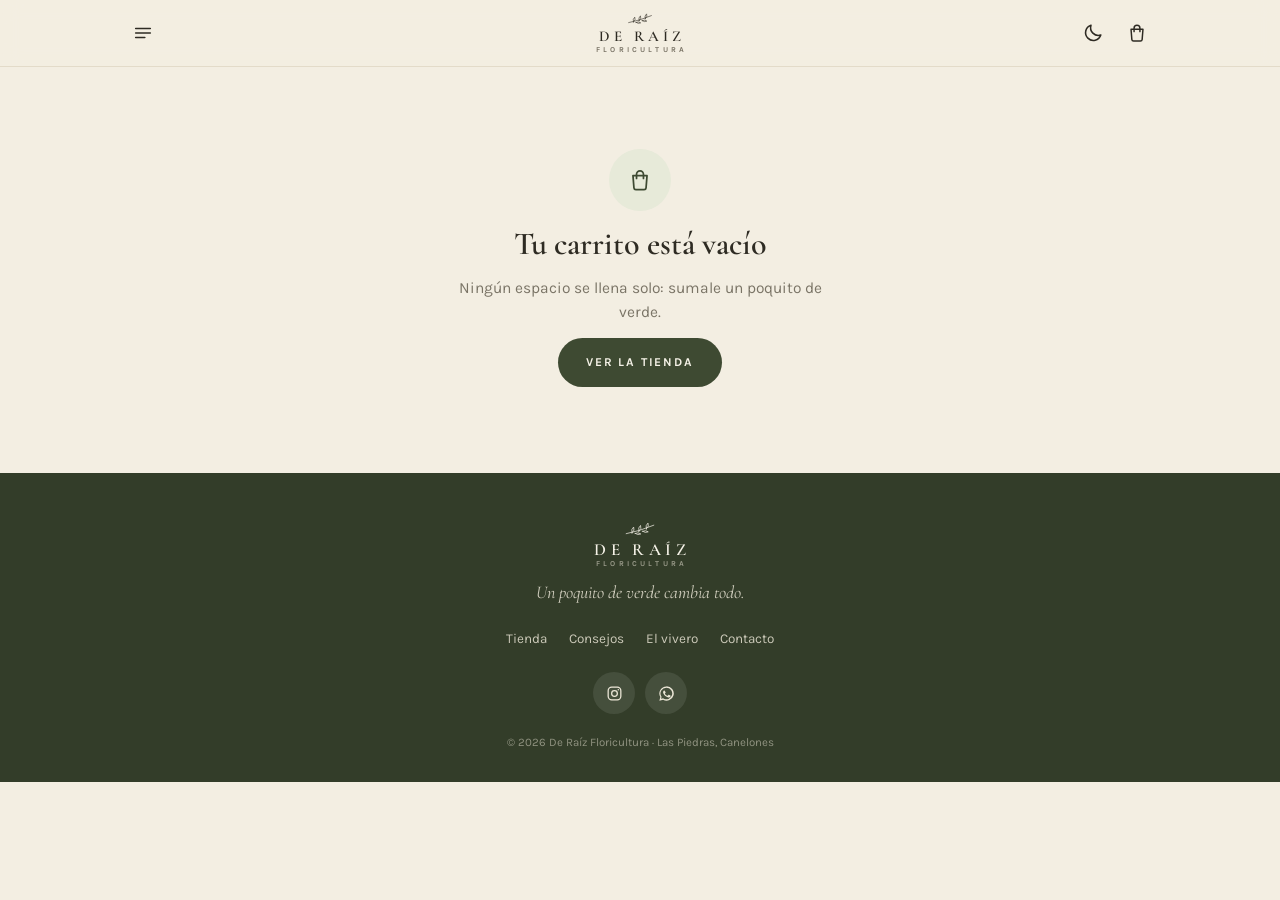
<file: carrito.html>
<!DOCTYPE html>
<html lang="es">
<head>
  <meta charset="UTF-8">
  <meta name="viewport" content="width=device-width, initial-scale=1">
  <title>Mi carrito — De Raíz Floricultura</title>
  <meta name="description" content="Revisá tu pedido y finalizá tu compra: retiro en el vivero o envío a domicilio.">
  <meta name="theme-color" content="#333D29">
  <link rel="icon" href="data:image/svg+xml,<svg xmlns=%22http://www.w3.org/2000/svg%22 viewBox=%220 0 100 100%22><text y=%22.9em%22 font-size=%2290%22>🌿</text></svg>">
  <link rel="preconnect" href="https://fonts.googleapis.com">
  <link rel="preconnect" href="https://fonts.gstatic.com" crossorigin>
  <link href="https://fonts.googleapis.com/css2?family=Cormorant+Garamond:ital,wght@0,500;0,600;1,500&family=Karla:wght@400;500;700&display=swap" rel="stylesheet">
  <link rel="stylesheet" href="assets/css/styles.css?v=3">
  <script>
    /* Aplica el tema guardado antes de dibujar, para que no parpadee */
    (function () {
      try {
        var t = localStorage.getItem('dr_tema');
        if (t !== 'claro' && t !== 'oscuro') {
          t = window.matchMedia && window.matchMedia('(prefers-color-scheme: dark)').matches ? 'oscuro' : 'claro';
        }
        document.documentElement.setAttribute('data-tema', t);
      } catch (e) {}
    })();
  </script>
</head>
<body data-page="carrito">

<main class="contenedor" id="carrito-cont" style="padding-top:26px; max-width:640px;"></main>

<script src="assets/js/config.js?v=3"></script>
<script src="assets/js/products.js?v=3"></script>
<script src="assets/js/store.js?v=3"></script>
<script src="assets/js/ui.js?v=3"></script>
<script src="assets/js/main.js?v=3"></script>
</body>
</html>
</file>
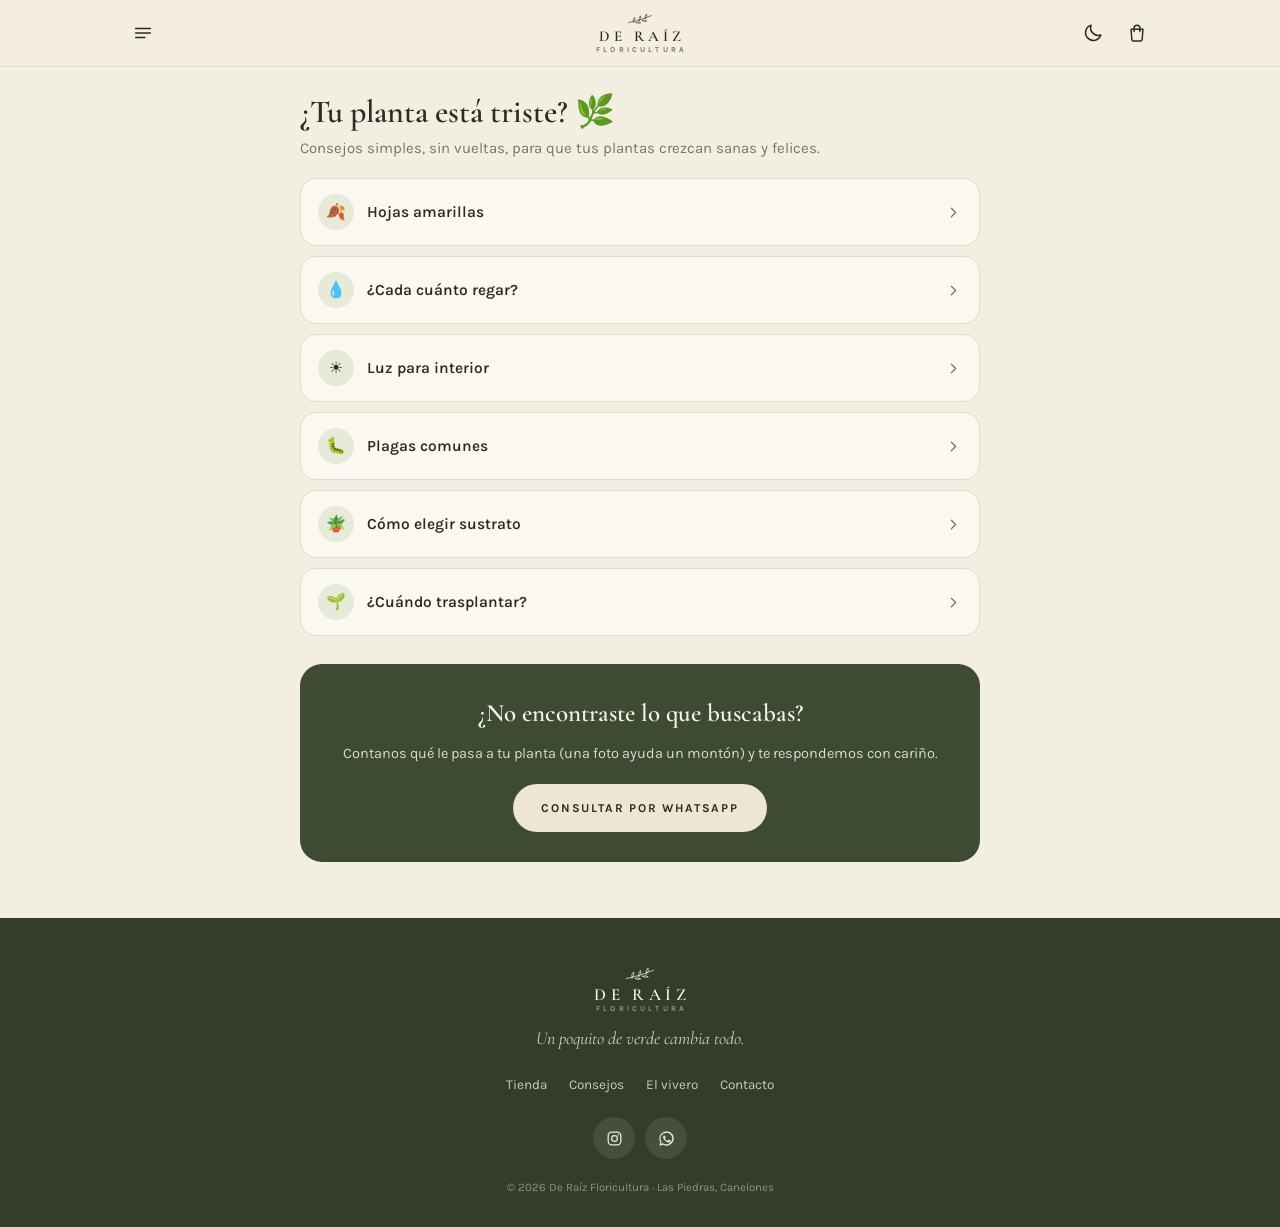
<file: consejos.html>
<!DOCTYPE html>
<html lang="es">
<head>
  <meta charset="UTF-8">
  <meta name="viewport" content="width=device-width, initial-scale=1">
  <title>Consejos de cuidado — De Raíz Floricultura</title>
  <meta name="description" content="Riego, luz, plagas, sustrato y más: consejos simples para que tus plantas crezcan sanas.">
  <meta name="theme-color" content="#333D29">
  <link rel="icon" href="data:image/svg+xml,<svg xmlns=%22http://www.w3.org/2000/svg%22 viewBox=%220 0 100 100%22><text y=%22.9em%22 font-size=%2290%22>🌿</text></svg>">
  <link rel="preconnect" href="https://fonts.googleapis.com">
  <link rel="preconnect" href="https://fonts.gstatic.com" crossorigin>
  <link href="https://fonts.googleapis.com/css2?family=Cormorant+Garamond:ital,wght@0,500;0,600;1,500&family=Karla:wght@400;500;700&display=swap" rel="stylesheet">
  <link rel="stylesheet" href="assets/css/styles.css?v=3">
  <script>
    /* Aplica el tema guardado antes de dibujar, para que no parpadee */
    (function () {
      try {
        var t = localStorage.getItem('dr_tema');
        if (t !== 'claro' && t !== 'oscuro') {
          t = window.matchMedia && window.matchMedia('(prefers-color-scheme: dark)').matches ? 'oscuro' : 'claro';
        }
        document.documentElement.setAttribute('data-tema', t);
      } catch (e) {}
    })();
  </script>
</head>
<body data-page="consejos">

<main class="contenedor" style="max-width:720px;">

  <div class="pagina-cabeza" style="margin-bottom:18px;">
    <h1 class="seccion__titulo">¿Tu planta está triste? 🌿</h1>
    <p class="seccion__sub">Consejos simples, sin vueltas, para que tus plantas crezcan sanas y felices.</p>
  </div>

  <details class="acordeon" id="hojas-amarillas">
    <summary>
      <span class="opcion__icono">🍂</span> Hojas amarillas
      <span class="chev"><svg viewBox="0 0 24 24" fill="none" stroke="currentColor" stroke-width="1.8" stroke-linecap="round" stroke-linejoin="round"><path d="M9 6l6 6-6 6"/></svg></span>
    </summary>
    <div class="acordeon__cuerpo">
      <p>La causa más común es el <strong>exceso de riego</strong>: si la tierra está siempre húmeda y las hojas se ponen amarillas y blandas, dejá descansar la planta hasta que el sustrato se seque bien antes de volver a regar.</p>
      <p>Si en cambio las hojas están amarillas pero secas y quebradizas, puede ser falta de agua o demasiado sol directo. Y si solo es una hoja vieja de abajo… ¡es parte natural de su crecimiento! Sacala con confianza.</p>
      <p>💡 Un truco: meté el dedo 2 cm en la tierra. ¿Húmeda? No riegues. ¿Seca? Adelante.</p>
    </div>
  </details>

  <details class="acordeon" id="riego">
    <summary>
      <span class="opcion__icono">💧</span> ¿Cada cuánto regar?
      <span class="chev"><svg viewBox="0 0 24 24" fill="none" stroke="currentColor" stroke-width="1.8" stroke-linecap="round" stroke-linejoin="round"><path d="M9 6l6 6-6 6"/></svg></span>
    </summary>
    <div class="acordeon__cuerpo">
      <p>No hay una regla fija: depende de la planta, la luz, la maceta y la época del año. La mayoría de las plantas de interior prefieren que la tierra <strong>se seque un poco entre riego y riego</strong>.</p>
      <p>Como guía general: en verano 1–2 veces por semana, en invierno cada 10–15 días. Las suculentas y sansevierias mucho menos; los helechos y calatheas un poco más.</p>
      <p>💡 Mejor quedarse corto que pasarse: es más fácil recuperar una planta con sed que una ahogada.</p>
    </div>
  </details>

  <details class="acordeon" id="luz">
    <summary>
      <span class="opcion__icono">☀️</span> Luz para interior
      <span class="chev"><svg viewBox="0 0 24 24" fill="none" stroke="currentColor" stroke-width="1.8" stroke-linecap="round" stroke-linejoin="round"><path d="M9 6l6 6-6 6"/></svg></span>
    </summary>
    <div class="acordeon__cuerpo">
      <p><strong>Luz indirecta</strong> quiere decir cerca de una ventana, pero sin que el sol pegue directo en las hojas. Ahí viven felices la mayoría de las plantas de interior: potus, monsteras, espatifilos, anthurium.</p>
      <p>Para rincones con poca luz, elegí sansevierias, potus o rafis. Y si tenés un lugar con sol directo, aprovechalo para suculentas, cactus y aromáticas como la lavanda.</p>
      <p>💡 Si tu planta se "estira" buscando la ventana, te está pidiendo más luz. Acercala de a poco.</p>
    </div>
  </details>

  <details class="acordeon" id="plagas">
    <summary>
      <span class="opcion__icono">🐛</span> Plagas comunes
      <span class="chev"><svg viewBox="0 0 24 24" fill="none" stroke="currentColor" stroke-width="1.8" stroke-linecap="round" stroke-linejoin="round"><path d="M9 6l6 6-6 6"/></svg></span>
    </summary>
    <div class="acordeon__cuerpo">
      <p>Las más frecuentes son la <strong>cochinilla</strong> (algodoncitos blancos en tallos y hojas), los <strong>pulgones</strong> (bichitos verdes o negros en los brotes) y la <strong>arañuela roja</strong> (telitas finas debajo de las hojas cuando el aire está muy seco).</p>
      <p>Para las tres funciona empezar igual: limpiá las hojas con un paño húmedo y agua con unas gotas de jabón blanco o alcohol. Repetí una vez por semana hasta que desaparezcan.</p>
      <p>💡 Revisá tus plantas al regarlas: detectar una plaga a tiempo es la mitad de la solución. Si no podés con ella, traénos una foto por WhatsApp y te ayudamos.</p>
    </div>
  </details>

  <details class="acordeon" id="sustrato">
    <summary>
      <span class="opcion__icono">🪴</span> Cómo elegir sustrato
      <span class="chev"><svg viewBox="0 0 24 24" fill="none" stroke="currentColor" stroke-width="1.8" stroke-linecap="round" stroke-linejoin="round"><path d="M9 6l6 6-6 6"/></svg></span>
    </summary>
    <div class="acordeon__cuerpo">
      <p>Un buen sustrato tiene que <strong>retener humedad sin encharcarse</strong>. Para la mayoría de las plantas de interior, una mezcla con compost y perlita (como nuestro sustrato premium) funciona perfecto.</p>
      <p>Las suculentas y cactus necesitan una mezcla más arenosa que drene rápido. Y siempre, siempre: maceta con agujero de drenaje, o una capa generosa de piedritas en el fondo.</p>
      <p>💡 ¿Trasplante a la vista? Conviene hacerlo en primavera, a una maceta apenas más grande que la anterior (2–4 cm más de diámetro alcanza).</p>
    </div>
  </details>

  <details class="acordeon" id="trasplante">
    <summary>
      <span class="opcion__icono">🌱</span> ¿Cuándo trasplantar?
      <span class="chev"><svg viewBox="0 0 24 24" fill="none" stroke="currentColor" stroke-width="1.8" stroke-linecap="round" stroke-linejoin="round"><path d="M9 6l6 6-6 6"/></svg></span>
    </summary>
    <div class="acordeon__cuerpo">
      <p>Señales de que tu planta necesita casa nueva: raíces que asoman por el agujero de drenaje, la tierra se seca demasiado rápido, o hace más de dos años que está en la misma maceta.</p>
      <p>El mejor momento es la primavera. Regala el día anterior, sacala con cuidado, aflojá un poco las raíces y plantala en su maceta nueva con sustrato fresco. Los primeros días dejala en un lugar tranquilo, sin sol directo.</p>
      <p>💡 Si te da miedo hacerlo en casa, traela al vivero y lo hacemos juntos.</p>
    </div>
  </details>

  <div class="cta-verde">
    <h2>¿No encontraste lo que buscabas?</h2>
    <p>Contanos qué le pasa a tu planta (una foto ayuda un montón) y te respondemos con cariño.</p>
    <button class="btn btn--crema js-wa" data-mensaje="¡Hola De Raíz! 🌿 Tengo una consulta sobre el cuidado de mi planta:">Consultar por WhatsApp</button>
  </div>

</main>

<script src="assets/js/config.js?v=3"></script>
<script src="assets/js/products.js?v=3"></script>
<script src="assets/js/store.js?v=3"></script>
<script src="assets/js/ui.js?v=3"></script>
<script src="assets/js/main.js?v=3"></script>
</body>
</html>
</file>
<file: assets/css/styles.css>
/* ============================================================
   DE RAÍZ FLORICULTURA — Estilos
   Paleta: crema · verde oliva · madera · tinta cálida
   ============================================================ */

/* ─────────────────────────────────────────────────────────────
   PALETA — modo claro (el de siempre: crema y verde oliva)
   El modo oscuro está más abajo, en [data-tema="oscuro"].
   ───────────────────────────────────────────────────────────── */

:root {
  --crema: #F3EEE2;          /* fondo de la página */
  --crema-2: #FBF8F1;        /* tarjetas y cajas */
  --blanco: #FFFFFF;
  --verde: #3E4A32;          /* botones y acentos */
  --verde-osc: #333D29;      /* menú y pie de página */
  --verde-noche: #2A3222;
  --verde-suave: #77815C;
  --verde-tenue: #E7EAD9;    /* redondeles de iconos */
  --tinta: #2E2B23;          /* texto principal */
  --tinta-2: #7A7466;        /* texto secundario */
  --tinta-3: #4A463C;        /* párrafos largos */
  --linea: #E3DBC9;          /* bordes suaves */
  --arena: #EDE6D2;          /* chips */
  --arena-2: #E4DBC2;        /* chips al pasar el mouse */
  --marron: #A67C52;
  --terra: #A15D2C;
  --error: #A34A31;
  --crema-texto: #F5F2E7;    /* texto sobre fondo verde */

  /* superficies de formularios */
  --campo-fondo: #FDFBF6;
  --campo-borde: #D9D0BC;
  --campo-error: #FBF1EC;
  --radio-activo: #F3F2E4;

  /* pie de página y menú lateral */
  --pie-fondo: var(--verde-osc);
  --pie-texto: #EDE8D8;

  /* chips de stock sobre las fotos */
  --chip-fondo: rgba(251, 248, 241, 0.92);
  --chip-pocas-fondo: rgba(246, 232, 213, 0.94);
  --chip-ok-fondo: var(--verde-tenue);
  --chip-ok-texto: #4A5A36;

  /* barra superior */
  --barra-crema: rgba(243, 238, 226, 0.9);
  --hover-verde: rgba(62, 74, 50, 0.08);

  /* dibujos de las fotos que faltan */
  --ph-arte: #5D6849;
  --ph-arte-op: 0.55;
  --ph-salvia: linear-gradient(160deg, #E9EBDA 0%, #F4F2E5 100%);
  --ph-arena: linear-gradient(160deg, #EFE6D0 0%, #F8F3E8 100%);
  --ph-verde: linear-gradient(160deg, #DFE6D1 0%, #F1F1E2 100%);
  --ph-terra: linear-gradient(160deg, #F0E1D0 0%, #F9F2E9 100%);

  --toast-fondo: var(--tinta);
  --toast-texto: var(--crema-texto);
  --velo: rgba(30, 33, 24, 0.45);

  --serif: 'Cormorant Garamond', Georgia, 'Times New Roman', serif;
  --sans: 'Karla', 'Segoe UI', system-ui, sans-serif;

  --radio: 16px;
  --radio-g: 22px;
  --sombra: 0 12px 32px rgba(51, 61, 41, 0.10);
  --sombra-s: 0 4px 14px rgba(51, 61, 41, 0.08);
}

/* ─────────────────────────────────────────────────────────────
   PALETA — modo oscuro (verdes profundos y textos claros)
   ───────────────────────────────────────────────────────────── */

:root[data-tema="oscuro"] {
  --crema: #1F2619;          /* fondo de la página */
  --crema-2: #2A3222;        /* tarjetas y cajas */
  --blanco: #2A3222;
  --verde: #8FA36B;          /* botones y acentos, más claros para que resalten */
  --verde-osc: #161C11;      /* menú y pie de página */
  --verde-noche: #10150C;
  --verde-suave: #9DAE7E;
  --verde-tenue: #37422B;    /* redondeles de iconos */
  --tinta: #ECE7D8;          /* texto principal */
  --tinta-2: #A8AC96;        /* texto secundario */
  --tinta-3: #D3CFC0;        /* párrafos largos */
  --linea: #3A4430;          /* bordes suaves */
  --arena: #333D29;          /* chips */
  --arena-2: #3E4A32;
  --marron: #C69B6E;
  --terra: #D2915E;
  --error: #E08163;
  --crema-texto: #F5F2E7;

  --campo-fondo: #232B1D;
  --campo-borde: #414C36;
  --campo-error: #3A2620;
  --radio-activo: #333D29;

  --pie-fondo: #161C11;
  --pie-texto: #DCD8C8;

  --chip-fondo: rgba(31, 38, 25, 0.88);
  --chip-pocas-fondo: rgba(70, 48, 30, 0.9);
  --chip-ok-fondo: #37422B;
  --chip-ok-texto: #B6C795;

  --barra-crema: rgba(31, 38, 25, 0.92);
  --hover-verde: rgba(236, 231, 216, 0.1);

  --ph-arte: #9DAE7E;
  --ph-arte-op: 0.4;
  --ph-salvia: linear-gradient(160deg, #2C3524 0%, #232B1D 100%);
  --ph-arena: linear-gradient(160deg, #33301F 0%, #262518 100%);
  --ph-verde: linear-gradient(160deg, #2A3522 0%, #212819 100%);
  --ph-terra: linear-gradient(160deg, #352A1F 0%, #272018 100%);

  --toast-fondo: #ECE7D8;
  --toast-texto: #1F2619;
  --velo: rgba(0, 0, 0, 0.6);

  --sombra: 0 12px 32px rgba(0, 0, 0, 0.4);
  --sombra-s: 0 4px 14px rgba(0, 0, 0, 0.3);
}

/* ─────────── base ─────────── */

*, *::before, *::after { box-sizing: border-box; }

[hidden] { display: none !important; }

html { scroll-behavior: smooth; -webkit-text-size-adjust: 100%; }

body {
  margin: 0;
  background: var(--crema);
  color: var(--tinta);
  transition: background-color 0.3s, color 0.3s;
  font-family: var(--sans);
  font-size: 15.5px;
  line-height: 1.55;
  -webkit-font-smoothing: antialiased;
}

body.sin-scroll { overflow: hidden; }

h1, h2, h3, p, ul { margin: 0; }
ul { padding: 0; list-style: none; }
img { display: block; max-width: 100%; }
a { color: inherit; text-decoration: none; }
button { font: inherit; color: inherit; background: none; border: 0; cursor: pointer; padding: 0; }
input, select { font: inherit; color: inherit; }

::selection { background: var(--verde); color: var(--crema-texto); }

:focus-visible { outline: 2px solid var(--verde-suave); outline-offset: 2px; border-radius: 4px; }

.contenedor { max-width: 1060px; margin-inline: auto; padding-inline: 20px; }

/* ─────────── logo ─────────── */

.logo {
  display: inline-flex;
  flex-direction: column;
  align-items: center;
  gap: 2px;
  line-height: 1;
  text-align: center;
}

.logo .sprig { width: 34px; height: auto; color: currentColor; opacity: 0.9; }

.logo__nombre {
  font-family: var(--serif);
  font-weight: 600;
  font-size: 17px;
  letter-spacing: 0.26em;
  text-transform: uppercase;
  margin-top: 3px;
  padding-left: 0.26em; /* compensa el letter-spacing final */
}

.logo__sub {
  font-size: 7.5px;
  font-weight: 700;
  letter-spacing: 0.42em;
  text-transform: uppercase;
  color: var(--tinta-2);
  padding-left: 0.42em;
}

/* ─────────── barra superior ─────────── */

.topbar {
  position: sticky;
  top: 0;
  z-index: 50;
  background-color: var(--barra-crema);
  backdrop-filter: blur(10px);
  -webkit-backdrop-filter: blur(10px);
  border-bottom: 1px solid transparent;
  border-bottom-color: var(--linea);
  transition: background-color 0.3s, border-color 0.3s;
}

/* En la portada la barra flota sobre la foto y se vuelve crema al bajar.
   Se usan variables para que el cambio no dependa del orden de las reglas. */
body[data-page="home"] .topbar {
  --barra-fondo: transparent;
  --barra-borde: transparent;
  --barra-texto: var(--crema-texto);
  --barra-sub: rgba(245, 242, 231, 0.8);
  --barra-hover: rgba(255, 255, 255, 0.14);
  --barra-blur: none;
  position: fixed;
  left: 0;
  right: 0;
}

body[data-page="home"] .topbar.topbar--solida {
  --barra-fondo: rgba(243, 238, 226, 0.92);
  --barra-borde: var(--linea);
  --barra-texto: var(--tinta);
  --barra-sub: var(--tinta-2);
  --barra-hover: rgba(62, 74, 50, 0.08);
  --barra-blur: blur(10px);
}

body[data-page="home"] .topbar {
  background-color: var(--barra-fondo);
  border-bottom-color: var(--barra-borde);
  color: var(--barra-texto);
  backdrop-filter: var(--barra-blur);
  -webkit-backdrop-filter: var(--barra-blur);
}

/* En la portada el logo grande del hero ya dice la marca: el de la barra
   aparece recién al bajar, cuando el hero sale de pantalla. */
body[data-page="home"] .topbar .logo--topbar {
  opacity: 0;
  visibility: hidden;
  transition: opacity 0.3s, visibility 0.3s;
}

body[data-page="home"] .topbar.topbar--solida .logo--topbar {
  opacity: 1;
  visibility: visible;
}

body[data-page="home"] .topbar .logo--topbar { color: var(--barra-texto); }
body[data-page="home"] .topbar .logo__sub { color: var(--barra-sub); }
body[data-page="home"] .topbar .topbar__btn:hover { background: var(--barra-hover); }

.topbar__in {
  position: relative;
  display: flex;
  align-items: center;
  justify-content: space-between;
  height: 66px;
  max-width: 1060px;
  margin-inline: auto;
  padding-inline: 12px;
}

.logo--topbar {
  position: absolute;
  left: 50%;
  transform: translateX(-50%);
  color: var(--tinta);
}

.logo--topbar .sprig { width: 28px; }
.logo--topbar .logo__nombre { font-size: 15px; }

.topbar__btn {
  display: inline-flex;
  align-items: center;
  justify-content: center;
  width: 42px;
  height: 42px;
  border-radius: 12px;
  transition: background 0.2s;
}

.topbar__btn:hover { background: var(--hover-verde); }
.topbar__btn svg { width: 22px; height: 22px; }

.topbar__acciones { display: flex; align-items: center; gap: 2px; }

.topbar__carrito { position: relative; }

/* el icono de sol/luna entra con un giro suave */
.js-tema svg { transition: transform 0.35s ease; }
.js-tema:hover svg { transform: rotate(-18deg); }

.carrito-badge {
  position: absolute;
  top: 3px;
  right: 1px;
  min-width: 17px;
  height: 17px;
  padding-inline: 4px;
  border-radius: 999px;
  background: var(--verde);
  color: var(--crema-texto);
  font-size: 10px;
  font-weight: 700;
  display: flex;
  align-items: center;
  justify-content: center;
}

/* ─────────── menú lateral ─────────── */

.velo {
  position: fixed;
  inset: 0;
  z-index: 80;
  background: var(--velo);
}

.drawer {
  position: fixed;
  top: 0;
  bottom: 0;
  left: 0;
  z-index: 90;
  width: min(320px, 86vw);
  background: var(--pie-fondo);
  color: var(--crema-texto);
  padding: 18px 26px 30px;
  transform: translateX(-105%);
  transition: transform 0.35s cubic-bezier(0.22, 1, 0.36, 1);
  overflow-y: auto;
  display: flex;
  flex-direction: column;
}

.drawer--abierto { transform: translateX(0); box-shadow: var(--sombra); }

.drawer__cabeza {
  display: flex;
  align-items: flex-start;
  justify-content: space-between;
  margin-bottom: 10px;
}

.logo--drawer { color: var(--crema-texto); }
.logo--drawer .logo__sub { color: rgba(245, 242, 231, 0.55); }

.drawer__cerrar { color: var(--crema-texto); }
.drawer__cerrar:hover { background: rgba(255, 255, 255, 0.08); }

.drawer__etiqueta {
  margin-top: 22px;
  font-size: 10px;
  font-weight: 700;
  letter-spacing: 0.28em;
  text-transform: uppercase;
  color: rgba(245, 242, 231, 0.5);
}

.drawer__nav a {
  display: block;
  padding: 11px 0;
  font-size: 16px;
  color: var(--pie-texto);
  border-bottom: 1px solid rgba(255, 255, 255, 0.07);
  transition: padding-left 0.2s, color 0.2s;
}

.drawer__nav a:hover { padding-left: 6px; color: var(--blanco); }

.drawer__wa {
  margin-top: 26px;
  display: inline-flex;
  align-items: center;
  justify-content: center;
  gap: 9px;
  width: 100%;
  padding: 13px;
  border-radius: 999px;
  background: var(--crema-texto);
  color: var(--verde-osc);
  font-weight: 700;
  font-size: 13px;
  letter-spacing: 0.08em;
  text-transform: uppercase;
}

.drawer__wa svg { width: 19px; height: 19px; }

.drawer__redes { display: flex; gap: 10px; margin-top: 16px; }

.drawer__redes a {
  display: inline-flex;
  align-items: center;
  justify-content: center;
  width: 42px;
  height: 42px;
  border-radius: 50%;
  background: rgba(255, 255, 255, 0.09);
}

.drawer__redes svg { width: 19px; height: 19px; }

/* ─────────── botones ─────────── */

.btn {
  display: inline-flex;
  align-items: center;
  justify-content: center;
  gap: 9px;
  padding: 15px 28px;
  border-radius: 999px;
  font-size: 12px;
  font-weight: 700;
  letter-spacing: 0.15em;
  text-transform: uppercase;
  transition: background 0.2s, color 0.2s, transform 0.12s, border-color 0.2s;
  text-align: center;
}

.btn:active { transform: scale(0.97); }
.btn svg { width: 17px; height: 17px; }

.btn--verde { background: var(--verde); color: var(--crema-texto); }
.btn--verde:hover { background: var(--verde-osc); }
.btn--verde:disabled { background: #B8B2A2; cursor: not-allowed; }

.btn--crema { background: var(--arena); color: var(--tinta); }
.btn--crema:hover { background: var(--arena-2); }

/* Botón principal del hero: verde translúcido sobre la foto */
.btn--verde-hero {
  background: rgba(62, 74, 50, 0.88);
  color: var(--crema-texto);
  border: 1.5px solid rgba(245, 242, 231, 0.5);
  backdrop-filter: blur(3px);
  -webkit-backdrop-filter: blur(3px);
}

.btn--verde-hero:hover { background: rgba(51, 61, 41, 0.95); }

.btn--borde {
  border: 1.5px solid rgba(245, 242, 231, 0.85);
  color: var(--crema-texto);
}
.btn--borde:hover { background: rgba(255, 255, 255, 0.1); }

.btn--borde-verde { border: 1.5px solid var(--verde); color: var(--verde); }
.btn--borde-verde:hover { background: var(--verde-tenue); }

.btn--block { width: 100%; }

/* ─────────── placeholders de fotos ─────────── */

.ph {
  position: absolute;
  inset: 0;
  display: flex;
  align-items: center;
  justify-content: center;
  overflow: hidden;
}

.ph--salvia { background: var(--ph-salvia); }
.ph--arena  { background: var(--ph-arena); }
.ph--verde  { background: var(--ph-verde); }
.ph--terra  { background: var(--ph-terra); }

.ph__arte { display: flex; width: 44%; max-width: 130px; color: var(--ph-arte); opacity: var(--ph-arte-op); }
.ph__arte svg { width: 100%; height: auto; }

.ph img {
  position: absolute;
  inset: 0;
  width: 100%;
  height: 100%;
  object-fit: cover;
}

/* ─────────── portada (hero) ─────────── */

.hero {
  position: relative;
  margin: 0;
  overflow: hidden;
  min-height: 100svh;
  background:
    radial-gradient(130% 90% at 50% 0%, #48563A 0%, var(--verde-osc) 55%, var(--verde-noche) 100%);
  color: var(--crema-texto);
  display: flex;
  flex-direction: column;
  align-items: center;
  justify-content: space-between;
  text-align: center;
  padding: calc(66px + clamp(6px, 2vh, 18px)) 26px clamp(38px, 7vh, 64px);
}

/* la foto y el velo van detrás; `.hero > *` los volvería relativos */
.hero > .hero__foto,
.hero > .hero__velo,
.hero > .hero__deco {
  position: absolute;
  inset: 0;
}

.hero__foto {
  width: 100%;
  height: 100%;
  object-fit: cover;
}

.hero__velo {
  background: linear-gradient(180deg, rgba(26, 30, 19, 0.52) 0%, rgba(26, 30, 19, 0.3) 38%, rgba(26, 30, 19, 0.82) 100%);
  pointer-events: none;
}

.hero__deco {
  pointer-events: none;
  color: var(--crema-texto);
  overflow: hidden;
}

.hero__deco svg { position: absolute; opacity: 0.1; }

/* con foto real la ramita decorativa sobra */
.hero:has(.hero__foto) .hero__deco { display: none; }
.hero__deco .deco-a { width: 220px; top: -30px; right: -55px; transform: rotate(15deg); }
.hero__deco .deco-b { width: 260px; bottom: -40px; left: -70px; transform: rotate(-12deg); }

.hero > * { position: relative; }

.logo--hero { color: var(--crema-texto); }
.logo--hero .sprig { width: 58px; }
.logo--hero .logo__nombre { font-size: clamp(29px, 8vw, 38px); font-weight: 500; margin-top: 8px; }
.logo--hero .logo__sub { font-size: 9.5px; color: rgba(245, 242, 231, 0.75); margin-top: 4px; }

.hero__abajo { display: flex; flex-direction: column; align-items: center; gap: 26px; width: 100%; }

.hero__frase {
  font-family: var(--serif);
  font-weight: 500;
  font-size: clamp(30px, 8.5vw, 44px);
  line-height: 1.18;
  /* sin <br> fijo: el navegador reparte las líneas parejas y el bloque
     queda equilibrado en cualquier ancho de pantalla */
  text-wrap: balance;
  max-width: 16ch;
  margin-inline: auto;
}

.hero__acciones {
  display: flex;
  flex-direction: column;
  gap: 12px;
  width: min(100%, 280px);
}

/* ─────────── secciones ─────────── */

.seccion { padding: 38px 0 4px; }

.seccion__cabeza {
  display: flex;
  align-items: baseline;
  justify-content: space-between;
  gap: 14px;
  margin-bottom: 18px;
}

.seccion__titulo {
  font-family: var(--serif);
  font-weight: 600;
  font-size: clamp(26px, 6.4vw, 32px);
  line-height: 1.16;
  color: var(--tinta);
}

.seccion__sub { color: var(--tinta-2); font-size: 15px; margin-top: 7px; }

.link-mas {
  flex-shrink: 0;
  font-size: 13px;
  font-weight: 700;
  color: var(--verde);
  border-bottom: 1px solid rgba(62, 74, 50, 0.4);
  padding-bottom: 1px;
}

/* ─────────── categorías ─────────── */

.grid-categorias {
  display: grid;
  grid-template-columns: repeat(2, 1fr);
  gap: 12px;
}

.cat-card {
  position: relative;
  border-radius: var(--radio);
  overflow: hidden;
  aspect-ratio: 1 / 1.02;
  box-shadow: var(--sombra-s);
  transition: transform 0.2s;
}

.cat-card:hover { transform: translateY(-3px); }

.cat-card__label {
  position: absolute;
  left: 50%;
  bottom: 11px;
  transform: translateX(-50%);
  z-index: 2;
  background: var(--chip-fondo);
  color: var(--tinta);
  padding: 8px 16px;
  border-radius: 999px;
  font-size: 10.5px;
  font-weight: 700;
  letter-spacing: 0.14em;
  text-transform: uppercase;
  white-space: nowrap;
}

/* ─────────── fila con scroll horizontal ─────────── */

.fila-scroll {
  display: flex;
  gap: 13px;
  overflow-x: auto;
  scroll-snap-type: x mandatory;
  padding: 4px 20px 20px;
  margin-inline: -20px;
  scrollbar-width: none;
}

.fila-scroll::-webkit-scrollbar { display: none; }

.fila-scroll .prod-card {
  flex: 0 0 clamp(150px, 43vw, 210px);
  scroll-snap-align: start;
}

/* ─────────── tarjeta de producto ─────────── */

.prod-card { display: block; }

.prod-card__media {
  position: relative;
  aspect-ratio: 1;
  border-radius: 15px;
  overflow: hidden;
  background: var(--crema-2);
  box-shadow: var(--sombra-s);
  transition: transform 0.2s;
}

.prod-card:hover .prod-card__media { transform: translateY(-3px); }

.prod-card__pie {
  display: flex;
  align-items: center;
  justify-content: space-between;
  gap: 8px;
  padding: 10px 2px 0;
}

.prod-card__datos { display: flex; flex-direction: column; gap: 2px; min-width: 0; }

.prod-card__nombre {
  font-size: 14px;
  font-weight: 700;
  line-height: 1.25;
  overflow: hidden;
  text-overflow: ellipsis;
  display: -webkit-box;
  -webkit-line-clamp: 2;
  -webkit-box-orient: vertical;
}

.prod-card__precio { font-size: 13.5px; color: var(--tinta-2); }

.prod-card__mas {
  flex-shrink: 0;
  width: 31px;
  height: 31px;
  border-radius: 50%;
  background: var(--verde);
  color: var(--crema-texto);
  display: inline-flex;
  align-items: center;
  justify-content: center;
  box-shadow: var(--sombra-s);
  transition: background 0.2s, transform 0.12s;
}

.prod-card__mas:hover { background: var(--verde-osc); }
.prod-card__mas:active { transform: scale(0.9); }
.prod-card__mas svg { width: 15px; height: 15px; }

.chip-stock {
  position: absolute;
  top: 9px;
  left: 9px;
  z-index: 2;
  padding: 5px 11px;
  border-radius: 999px;
  font-size: 10px;
  font-weight: 700;
  letter-spacing: 0.06em;
  text-transform: uppercase;
  background: var(--chip-fondo);
  color: var(--tinta);
}

.chip-stock--pocas { color: var(--terra); background: var(--chip-pocas-fondo); }
.chip-stock--sin { background: rgba(46, 43, 35, 0.82); color: var(--crema-texto); }
.chip-stock--ok {
  position: static;
  display: inline-flex;
  background: var(--chip-ok-fondo);
  color: var(--chip-ok-texto);
}

/* ─────────── listas de opciones (elegir planta, macetas, consejos) ─────────── */

.lista-opciones { display: grid; gap: 10px; }

.opcion {
  display: flex;
  align-items: center;
  gap: 13px;
  background: var(--crema-2);
  border: 1px solid var(--linea);
  border-radius: 15px;
  padding: 13px 15px;
  font-size: 15px;
  font-weight: 600;
  transition: border-color 0.2s, transform 0.15s, box-shadow 0.2s;
}

.opcion:hover {
  border-color: var(--verde-suave);
  transform: translateX(3px);
  box-shadow: var(--sombra-s);
}

.opcion__icono {
  flex-shrink: 0;
  width: 36px;
  height: 36px;
  border-radius: 50%;
  background: var(--verde-tenue);
  display: inline-flex;
  align-items: center;
  justify-content: center;
  font-size: 16px;
}

.opcion__icono svg { width: 18px; height: 18px; color: var(--verde); }

.opcion .chev {
  margin-left: auto;
  color: var(--tinta-2);
  display: inline-flex;
}

.opcion .chev svg { width: 17px; height: 17px; }

/* ─────────── bloques con foto lateral (macetas / sobre) ─────────── */

.bloque-media {
  position: relative;
  border-radius: var(--radio-g);
  overflow: hidden;
  aspect-ratio: 4 / 3;
  box-shadow: var(--sombra-s);
}

.bloque-media--alto { aspect-ratio: 4 / 4.6; }

.bloque-media .ph__arte { max-width: 190px; }

/* ─────────── formas de compra ─────────── */

.info-cards { display: grid; gap: 12px; }

.info-card {
  background: var(--crema-2);
  border: 1px solid var(--linea);
  border-radius: 18px;
  padding: 20px;
}

.info-card__icono {
  width: 42px;
  height: 42px;
  border-radius: 50%;
  background: var(--verde-tenue);
  color: var(--verde);
  display: inline-flex;
  align-items: center;
  justify-content: center;
}

.info-card__icono svg { width: 20px; height: 20px; }

.info-card h3 { font-size: 16.5px; font-weight: 700; margin-top: 12px; }
.info-card p { font-size: 14px; color: var(--tinta-2); margin-top: 5px; line-height: 1.55; }

.info-card .btn { margin-top: 14px; padding: 11px 22px; font-size: 11px; }

/* ─────────── clínica de plantas ─────────── */

/* Tarjeta destacada: invita a mandar una foto por WhatsApp. */
.clinica {
  background: var(--verde-tenue);
  border: 1px solid var(--linea);
  border-radius: 22px;
  padding: 30px 24px;
  text-align: center;
}

.clinica__icono {
  width: 52px;
  height: 52px;
  border-radius: 50%;
  background: var(--crema-2);
  color: var(--verde);
  display: inline-flex;
  align-items: center;
  justify-content: center;
}

.clinica__icono svg { width: 25px; height: 25px; }

.clinica__titulo {
  font-family: var(--serif);
  font-size: clamp(23px, 6vw, 29px);
  font-weight: 500;
  line-height: 1.2;
  margin-top: 14px;
}

.clinica__texto {
  font-size: 14.5px;
  color: var(--tinta-2);
  line-height: 1.6;
  margin-top: 10px;
  margin-inline: auto;
  max-width: 42ch;
}

.clinica .btn { margin-top: 20px; }

/* ─────────── sobre el vivero ─────────── */

.sobre__texto { margin-top: 20px; }
.sobre__texto p { margin-top: 12px; line-height: 1.68; }
.sobre__firma {
  font-family: var(--serif);
  font-style: italic;
  font-size: 18px;
  color: var(--marron);
}

/* ─────────── visitanos ─────────── */

.visita__datos { display: grid; gap: 12px; margin-bottom: 18px; }

.visita__dato { display: flex; align-items: center; gap: 12px; font-size: 15px; }

.visita__dato .info-card__icono { flex-shrink: 0; width: 38px; height: 38px; }

.mapa {
  width: 100%;
  height: 230px;
  border: 0;
  border-radius: 18px;
  filter: grayscale(0.25) sepia(0.15);
  box-shadow: var(--sombra-s);
}

.visita__mapa { margin-top: 20px; }

/* ─────────── redes ─────────── */

.redes-botones { display: grid; grid-template-columns: 1fr 1fr; gap: 12px; }

/* ─────────── footer ─────────── */

.footer {
  margin-top: 56px;
  background: var(--pie-fondo);
  color: var(--pie-texto);
  text-align: center;
  padding: 46px 0 30px;
}

.logo--footer { color: var(--crema-texto); }
.logo--footer .logo__sub { color: rgba(237, 232, 216, 0.55); }

.footer__frase {
  font-family: var(--serif);
  font-style: italic;
  font-size: 18px;
  opacity: 0.85;
  margin-top: 12px;
}

.footer__nav {
  display: flex;
  flex-wrap: wrap;
  justify-content: center;
  gap: 8px 22px;
  margin-top: 22px;
}

.footer__nav a { font-size: 13.5px; color: rgba(237, 232, 216, 0.82); }
.footer__nav a:hover { color: var(--blanco); }

.footer__redes { display: flex; justify-content: center; gap: 10px; margin-top: 22px; }

.footer__redes a, .footer__redes button {
  display: inline-flex;
  align-items: center;
  justify-content: center;
  width: 42px;
  height: 42px;
  border-radius: 50%;
  background: rgba(255, 255, 255, 0.09);
  color: var(--pie-texto);
  transition: background 0.2s;
}

.footer__redes a:hover, .footer__redes button:hover { background: rgba(255, 255, 255, 0.18); }
.footer__redes svg { width: 19px; height: 19px; }

.footer__nota { font-size: 11.5px; opacity: 0.5; margin-top: 20px; }

/* ─────────── página tienda ─────────── */

.pagina-cabeza { padding-top: 26px; }

.miga { font-size: 12.5px; color: var(--tinta-2); margin-bottom: 8px; }

.chips {
  display: flex;
  gap: 8px;
  overflow-x: auto;
  padding: 14px 20px 2px;
  margin-inline: -20px;
  scrollbar-width: none;
}

.chips::-webkit-scrollbar { display: none; }

.chip {
  flex: 0 0 auto;
  padding: 9px 17px;
  border-radius: 999px;
  background: var(--arena);
  border: 1px solid transparent;
  font-size: 12.5px;
  font-weight: 700;
  letter-spacing: 0.03em;
  transition: background 0.2s, color 0.2s;
}

.chip:hover { background: var(--arena-2); }
.chip--activo { background: var(--verde); color: var(--crema-texto); }
.chip--activo:hover { background: var(--verde-osc); }
.chip--mini { padding: 7px 14px; font-size: 11.5px; background: transparent; border-color: var(--linea); }
.chip--mini:hover { background: var(--crema-2); }
.chip--mini.chip--activo { background: var(--verde); border-color: var(--verde); }

.tienda-barra {
  display: flex;
  align-items: center;
  justify-content: space-between;
  gap: 12px;
  padding: 14px 0 4px;
}

.tienda-cuenta { font-size: 13px; color: var(--tinta-2); }

.orden-select {
  border: 0;
  background: transparent;
  font-size: 13px;
  font-weight: 700;
  color: var(--verde);
  padding: 6px 2px;
  cursor: pointer;
}

.grid-productos {
  display: grid;
  grid-template-columns: repeat(2, 1fr);
  gap: 20px 13px;
  padding-top: 10px;
}

/* ─────────── estados vacíos / centrados ─────────── */

.estado-centrado {
  text-align: center;
  padding: 56px 20px 30px;
  max-width: 420px;
  margin-inline: auto;
  display: grid;
  justify-items: center;
  gap: 14px;
}

.estado-centrado__icono {
  width: 62px;
  height: 62px;
  border-radius: 50%;
  background: var(--verde-tenue);
  color: var(--verde);
  display: inline-flex;
  align-items: center;
  justify-content: center;
}

.estado-centrado__icono svg { width: 26px; height: 26px; }
.estado-centrado p { color: var(--tinta-2); }

/* ─────────── ficha de producto ─────────── */

.volver {
  display: inline-flex;
  align-items: center;
  gap: 5px;
  padding: 20px 0 14px;
  font-size: 13px;
  font-weight: 700;
  color: var(--tinta-2);
  transition: color 0.2s;
}

.volver:hover { color: var(--verde); }
.volver svg { width: 17px; height: 17px; }

.prod-detalle { display: grid; gap: 22px; }

.prod-detalle__media {
  position: relative;
  aspect-ratio: 1;
  border-radius: var(--radio-g);
  overflow: hidden;
  box-shadow: var(--sombra-s);
}

.prod-detalle__cabeza {
  display: flex;
  align-items: baseline;
  justify-content: space-between;
  gap: 14px;
  margin-bottom: 10px;
}

.prod-detalle__cabeza h1 {
  font-family: var(--serif);
  font-weight: 600;
  font-size: 31px;
  line-height: 1.1;
}

.prod-detalle__precio { font-size: 19px; font-weight: 700; white-space: nowrap; }

.detalles-lista { margin-top: 16px; }

.detalles-lista li {
  display: flex;
  align-items: center;
  gap: 11px;
  padding: 8px 0;
  font-size: 14.5px;
}

.detalles-lista svg { width: 18px; height: 18px; color: var(--verde-suave); flex-shrink: 0; }

.prod-detalle__desc { margin: 14px 0 20px; line-height: 1.66; color: var(--tinta-3); }

.enlace-wa {
  display: inline-flex;
  align-items: center;
  justify-content: center;
  gap: 8px;
  width: 100%;
  padding: 12px;
  margin-top: 10px;
  font-size: 13.5px;
  font-weight: 700;
  color: var(--verde);
}

.enlace-wa svg { width: 18px; height: 18px; }
.enlace-wa:hover { color: var(--verde-osc); }

.entrega-mini {
  margin-top: 14px;
  padding-top: 16px;
  border-top: 1px solid var(--linea);
  display: grid;
  gap: 9px;
}

.entrega-mini span {
  display: flex;
  align-items: center;
  gap: 9px;
  font-size: 13px;
  color: var(--tinta-2);
}

.entrega-mini svg { width: 16px; height: 16px; flex-shrink: 0; }

.seccion--sugeridos { padding-top: 30px; }

/* ─────────── carrito ─────────── */

.carro-item {
  display: flex;
  gap: 13px;
  padding: 15px 0;
  border-bottom: 1px solid var(--linea);
}

.carro-item__media {
  position: relative;
  flex-shrink: 0;
  width: 78px;
  height: 78px;
  border-radius: 13px;
  overflow: hidden;
}

.carro-item__info { flex: 1; min-width: 0; }
.carro-item__nombre { font-size: 15px; font-weight: 700; }
.carro-item__detalle { font-size: 12.5px; color: var(--tinta-2); margin-top: 2px; }
.carro-item__precio { font-size: 14.5px; font-weight: 700; margin-top: 7px; }

.carro-item__lado {
  display: flex;
  flex-direction: column;
  align-items: flex-end;
  justify-content: space-between;
  gap: 8px;
}

.carro-item__borrar {
  width: 30px;
  height: 30px;
  display: inline-flex;
  align-items: center;
  justify-content: center;
  color: var(--tinta-2);
  border-radius: 9px;
  transition: color 0.2s, background 0.2s;
}

.carro-item__borrar:hover { color: var(--error); background: rgba(163, 74, 49, 0.08); }
.carro-item__borrar svg { width: 16px; height: 16px; }

.stepper {
  display: inline-flex;
  align-items: center;
  background: var(--crema-2);
  border: 1px solid var(--linea);
  border-radius: 999px;
}

.stepper button {
  width: 31px;
  height: 31px;
  display: inline-flex;
  align-items: center;
  justify-content: center;
}

.stepper button:hover { color: var(--verde); }
.stepper svg { width: 13px; height: 13px; }
.stepper span { min-width: 24px; text-align: center; font-size: 13.5px; font-weight: 700; }

.resumen {
  background: var(--crema-2);
  border: 1px solid var(--linea);
  border-radius: var(--radio);
  padding: 17px;
  margin: 20px 0 16px;
}

.resumen__total { display: flex; justify-content: space-between; font-size: 16.5px; font-weight: 700; }
.resumen__dato { font-size: 12.5px; color: var(--tinta-2); margin-top: 8px; line-height: 1.5; }
.resumen__items li { display: flex; justify-content: space-between; gap: 12px; font-size: 14px; padding: 3px 0; }
.resumen__items { margin-bottom: 10px; padding-bottom: 10px; border-bottom: 1px dashed var(--linea); }
.resumen--exito { text-align: left; margin-top: 22px; }

/* ─────────── checkout ─────────── */

.checkout { margin-top: 30px; border-top: 1px solid var(--linea); padding-top: 24px; }

.checkout__titulo {
  font-family: var(--serif);
  font-weight: 600;
  font-size: 26px;
  margin-bottom: 6px;
}

.form-seccion { margin: 22px 0; }

.form-seccion__titulo {
  display: flex;
  align-items: center;
  gap: 10px;
  font-size: 15.5px;
  font-weight: 700;
  margin-bottom: 12px;
}

.form-seccion__titulo span {
  width: 25px;
  height: 25px;
  border-radius: 50%;
  background: var(--verde);
  color: var(--crema-texto);
  font-size: 12.5px;
  display: inline-flex;
  align-items: center;
  justify-content: center;
}

.campo { display: block; margin: 13px 0; }

.campo > span {
  display: block;
  font-size: 12.5px;
  font-weight: 700;
  color: var(--tinta-2);
  margin-bottom: 6px;
}

.campo input {
  width: 100%;
  padding: 13px 15px;
  border: 1px solid var(--campo-borde);
  border-radius: 13px;
  background: var(--campo-fondo);
  font-size: 15px;
  transition: border-color 0.2s, box-shadow 0.2s;
}

.campo input:focus {
  outline: none;
  border-color: var(--verde);
  box-shadow: 0 0 0 3px rgba(62, 74, 50, 0.12);
}

.campo--error input { border-color: var(--error); background: var(--campo-error); }

.radio-card {
  display: flex;
  align-items: center;
  gap: 12px;
  border: 1px solid var(--campo-borde);
  border-radius: 14px;
  background: var(--campo-fondo);
  padding: 13px 15px;
  margin: 9px 0;
  cursor: pointer;
  transition: border-color 0.2s, background 0.2s;
}

.radio-card:has(input:checked) { border-color: var(--verde); background: var(--radio-activo); }

.radio-card input { accent-color: var(--verde); width: 17px; height: 17px; margin: 0; flex-shrink: 0; }

.radio-card__texto strong { display: block; font-size: 14.5px; }
.radio-card__texto small { display: block; font-size: 12.5px; color: var(--tinta-2); margin-top: 2px; line-height: 1.45; }

.checkout__nota { font-size: 12.5px; color: var(--tinta-2); text-align: center; margin-top: 12px; }

/* ─────────── pedido confirmado ─────────── */

.exito {
  text-align: center;
  max-width: 440px;
  margin-inline: auto;
  padding: 36px 0 10px;
}

.exito__check {
  width: 76px;
  height: 76px;
  border-radius: 50%;
  background: var(--verde);
  color: var(--crema-texto);
  display: inline-flex;
  align-items: center;
  justify-content: center;
  margin-bottom: 20px;
  animation: exito-pop 0.5s cubic-bezier(0.34, 1.56, 0.64, 1);
}

.exito__check svg { width: 34px; height: 34px; }

@keyframes exito-pop {
  from { transform: scale(0.4); opacity: 0; }
  to { transform: scale(1); opacity: 1; }
}

.exito__nro { color: var(--tinta-2); font-size: 14.5px; margin-top: 8px; }
.exito__paso { font-size: 14.5px; line-height: 1.6; margin: 18px 0 16px; }
.exito .btn + .btn { margin-top: 11px; }

/* ─────────── consejos ─────────── */

.acordeon {
  background: var(--crema-2);
  border: 1px solid var(--linea);
  border-radius: var(--radio);
  margin: 10px 0;
  overflow: hidden;
}

.acordeon summary {
  display: flex;
  align-items: center;
  gap: 13px;
  padding: 15px 17px;
  font-size: 15.5px;
  font-weight: 600;
  cursor: pointer;
  list-style: none;
}

.acordeon summary::-webkit-details-marker { display: none; }

.acordeon .chev { margin-left: auto; color: var(--tinta-2); display: inline-flex; transition: transform 0.25s; }
.acordeon .chev svg { width: 17px; height: 17px; }
.acordeon[open] .chev { transform: rotate(90deg); }

.acordeon__cuerpo { padding: 0 18px 18px; }
.acordeon__cuerpo p { font-size: 14.5px; line-height: 1.68; color: var(--tinta-3); margin-top: 10px; }
.acordeon__cuerpo p:first-child { margin-top: 0; }

.cta-verde {
  background: var(--verde);
  color: var(--crema-texto);
  border-radius: var(--radio-g);
  padding: 30px 24px;
  text-align: center;
  margin-top: 28px;
}

.cta-verde h2 { font-family: var(--serif); font-weight: 600; font-size: 25px; }
.cta-verde p { font-size: 14.5px; opacity: 0.85; margin: 10px 0 18px; }

/* ─────────── toast ─────────── */

.toast {
  position: fixed;
  bottom: 20px;
  left: 50%;
  transform: translate(-50%, 16px);
  z-index: 120;
  display: flex;
  align-items: center;
  gap: 14px;
  background: var(--toast-fondo);
  color: var(--toast-texto);
  padding: 13px 20px;
  border-radius: 999px;
  font-size: 13.5px;
  font-weight: 500;
  white-space: nowrap;
  max-width: calc(100vw - 32px);
  opacity: 0;
  pointer-events: none;
  transition: opacity 0.25s, transform 0.25s;
  box-shadow: var(--sombra);
}

.toast--visible { opacity: 1; transform: translate(-50%, 0); pointer-events: auto; }
.toast--aviso { background: #7A4430; white-space: normal; text-align: center; }
.toast__accion { color: #E9D9A6; font-weight: 700; text-decoration: underline; flex-shrink: 0; }

/* ─────────── escritorio ─────────── */

@media (min-width: 720px) {
  .seccion { padding: 54px 0 8px; }

  .hero { min-height: 100svh; }
  .hero__acciones { flex-direction: row; width: auto; }
  .hero__acciones .btn { min-width: 190px; }

  .grid-categorias { grid-template-columns: repeat(4, 1fr); gap: 16px; }

  .info-cards { grid-template-columns: repeat(3, 1fr); }

  .grid-productos { grid-template-columns: repeat(3, 1fr); gap: 28px 18px; }

  .dos-columnas {
    display: grid;
    grid-template-columns: 1fr 1fr;
    gap: 44px;
    align-items: center;
  }

  .dos-columnas--invertido .dos-columnas__media { order: 2; }

  .sobre__texto { margin-top: 0; }

  .prod-detalle { grid-template-columns: 1fr 1fr; gap: 46px; align-items: start; }

  .redes-botones { max-width: 460px; }

  .mapa { height: 300px; }
  .visita__mapa { margin-top: 0; }

  .exito { padding-top: 50px; }
}

@media (min-width: 1000px) {
  .grid-productos { grid-template-columns: repeat(4, 1fr); }
  .fila-scroll .prod-card { flex-basis: 225px; }
}

/* ─────────── accesibilidad ─────────── */

@media (prefers-reduced-motion: reduce) {
  *, *::before, *::after { transition: none !important; animation: none !important; }
  html { scroll-behavior: auto; }
}

/* ─────────────────────────────────────────────────────────────
   Ajustes finos del modo oscuro
   ───────────────────────────────────────────────────────────── */

/* Las tarjetas necesitan un borde suave para despegarse del fondo */
:root[data-tema="oscuro"] .prod-card__media,
:root[data-tema="oscuro"] .cat-card,
:root[data-tema="oscuro"] .bloque-media,
:root[data-tema="oscuro"] .prod-detalle__media,
:root[data-tema="oscuro"] .carro-item__media {
  border: 1px solid var(--linea);
}

/* Botón verde: en oscuro el verde es claro, así que el texto va oscuro */
:root[data-tema="oscuro"] .btn--verde,
:root[data-tema="oscuro"] .chip--activo,
:root[data-tema="oscuro"] .prod-card__mas,
:root[data-tema="oscuro"] .carrito-badge,
:root[data-tema="oscuro"] .form-seccion__titulo span,
:root[data-tema="oscuro"] .exito__check {
  color: #1C2216;
}

:root[data-tema="oscuro"] .btn--verde:hover,
:root[data-tema="oscuro"] .chip--activo:hover {
  background: var(--verde-suave);
}

:root[data-tema="oscuro"] .btn--verde:disabled { background: #4A5240; color: #9A9788; }

/* El menú lateral y el pie ya son oscuros: mantienen su texto claro */
:root[data-tema="oscuro"] .drawer__nav a { color: var(--pie-texto); }
:root[data-tema="oscuro"] .drawer__wa { background: var(--verde); color: #1C2216; }

/* El mapa se integra mejor con menos brillo */
:root[data-tema="oscuro"] .mapa { filter: grayscale(0.4) brightness(0.82) sepia(0.1); }

/* El texto sobre el verde de la sección de consejos */
:root[data-tema="oscuro"] .cta-verde { background: var(--verde-tenue); color: var(--tinta); }
:root[data-tema="oscuro"] .cta-verde .btn--crema { background: var(--verde); color: #1C2216; }

/* El hero siempre es una foto oscura: su texto se mantiene claro */
:root[data-tema="oscuro"] .hero { color: var(--crema-texto); }

/* En oscuro, los hover de "más oscuro" pasan a ser "más claro" */
:root[data-tema="oscuro"] .prod-card__mas:hover { background: var(--verde-suave); }
:root[data-tema="oscuro"] .enlace-wa:hover { color: var(--verde-suave); }
:root[data-tema="oscuro"] .btn--verde-hero { background: rgba(28, 34, 22, 0.85); color: var(--crema-texto); }
:root[data-tema="oscuro"] .btn--verde-hero:hover { background: rgba(20, 25, 16, 0.92); }
:root[data-tema="oscuro"] .btn--crema { background: var(--arena); color: var(--tinta); }
:root[data-tema="oscuro"] .btn--crema:hover { background: var(--arena-2); }
:root[data-tema="oscuro"] .btn--borde-verde { border-color: var(--verde); color: var(--verde); }
:root[data-tema="oscuro"] .btn--borde-verde:hover { background: var(--verde-tenue); color: var(--tinta); }
:root[data-tema="oscuro"] .link-mas { border-bottom-color: rgba(143, 163, 107, 0.5); }
:root[data-tema="oscuro"] .toast__accion { color: #6C5A1E; }
</file>
